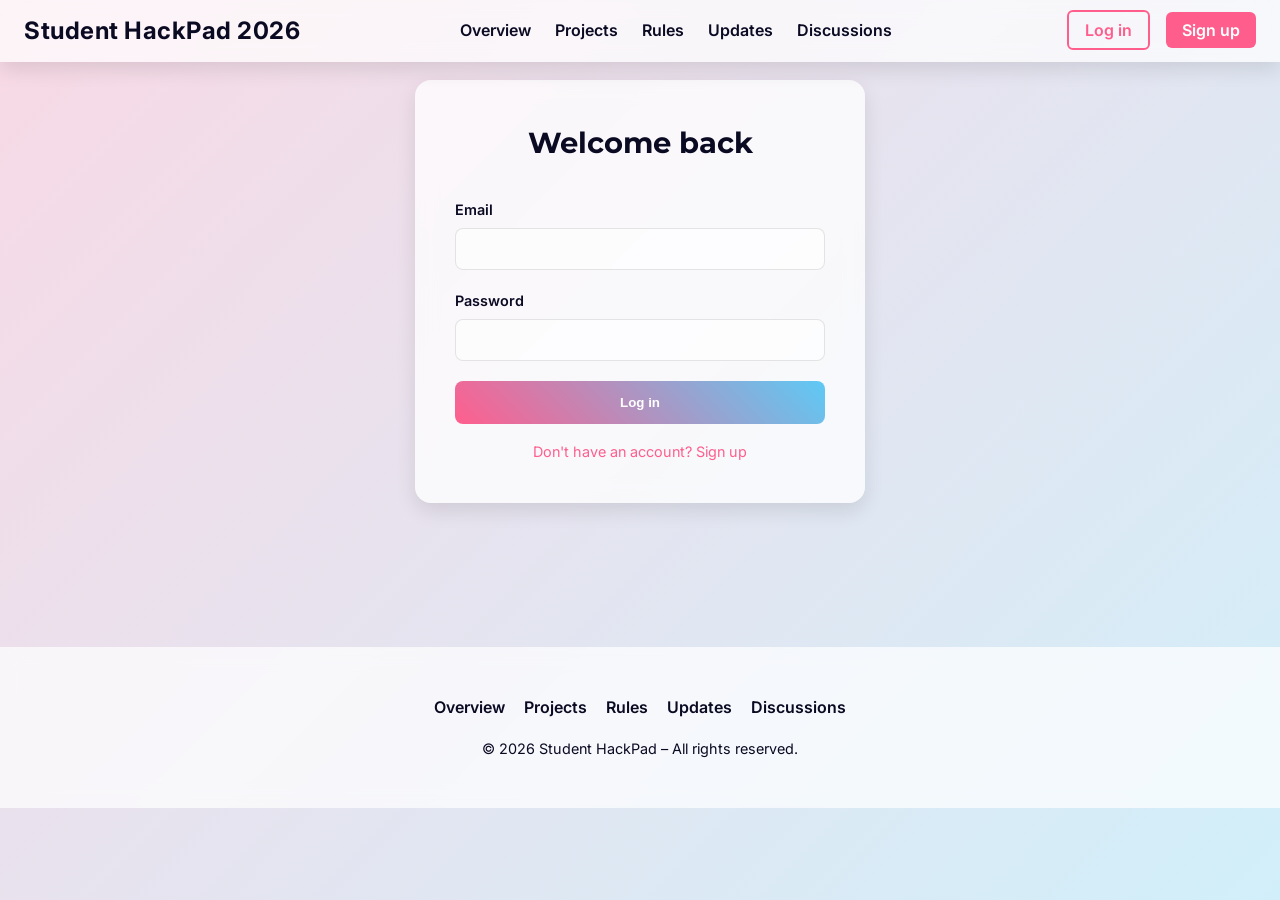
<file: discussions.html>
<!DOCTYPE html>
<html lang="en">
<head>
  <meta charset="UTF-8">
  <meta name="viewport" content="width=device-width, initial-scale=1.0">
  <title>Discussions – Student HackPad 2026</title>
  <link rel="stylesheet" href="css/style.css">
</head>
<body>
  <nav>
    <div class="logo">Student HackPad 2026</div>
    <ul>
      <li><a href="index.html">Overview</a></li>
      <li><a href="projects.html">Projects</a></li>
      <li><a href="rules.html">Rules</a></li>
      <li><a href="updates.html">Updates</a></li>
      <li><a href="discussions.html">Discussions</a></li>
    </ul>
    <div id="auth-container" class="auth-links"></div>
  </nav>

  <section>
    <h2>Discussions</h2>
    <p style="text-align:center;">Have a question? Curious about details? Browse the topics below. Comments are closed in this preview.</p>
    <div id="topics-container" class="cards"></div>
  </section>

  <footer>
    <ul>
      <li><a href="index.html">Overview</a></li>
      <li><a href="projects.html">Projects</a></li>
      <li><a href="rules.html">Rules</a></li>
      <li><a href="updates.html">Updates</a></li>
      <li><a href="discussions.html">Discussions</a></li>
    </ul>
    <p>© 2026 Student HackPad – All rights reserved.</p>
  </footer>

  <script src="data/discussions.js"></script>
  <script src="js/auth.js"></script>
  <!-- Require user to be logged in before accessing discussions -->
  <script>
    requireLogin();
  </script>
  <script src="js/discussions.js"></script>
  <script src="js/main.js"></script>
</body>
</html>
</file>
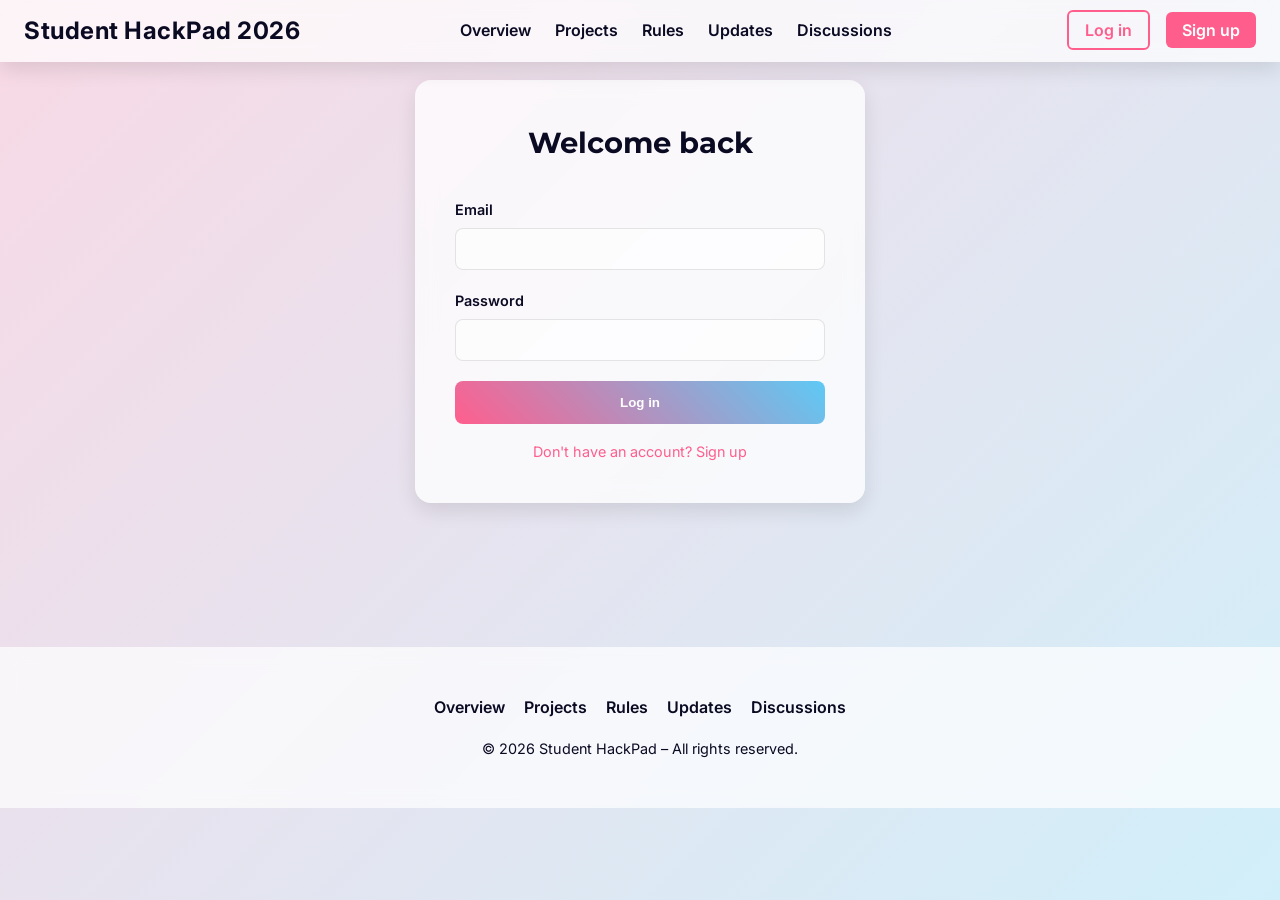
<file: login.html>
<!DOCTYPE html>
<html lang="en">
<head>
  <meta charset="UTF-8">
  <meta name="viewport" content="width=device-width, initial-scale=1.0">
  <title>Log in – Student HackPad 2026</title>
  <link rel="stylesheet" href="css/style.css">
</head>
<body>
  <nav>
    <div class="logo">Student HackPad 2026</div>
    <ul>
      <li><a href="index.html">Overview</a></li>
      <li><a href="projects.html">Projects</a></li>
      <li><a href="rules.html">Rules</a></li>
      <li><a href="updates.html">Updates</a></li>
      <li><a href="discussions.html">Discussions</a></li>
    </ul>
    <div id="auth-container" class="auth-links"></div>
  </nav>

  <section>
    <form onsubmit="logIn(event)">
      <h2>Welcome back</h2>
      <div class="form-group">
        <label for="login-email">Email</label>
        <input type="email" id="login-email" required>
      </div>
      <div class="form-group">
        <label for="login-password">Password</label>
        <input type="password" id="login-password" required>
      </div>
      <button type="submit" class="btn-submit">Log in</button>
      <a href="signup.html" class="link">Don't have an account?  Sign up</a>
    </form>
  </section>

  <footer>
    <ul>
      <li><a href="index.html">Overview</a></li>
      <li><a href="projects.html">Projects</a></li>
      <li><a href="rules.html">Rules</a></li>
      <li><a href="updates.html">Updates</a></li>
      <li><a href="discussions.html">Discussions</a></li>
    </ul>
    <p>© 2026 Student HackPad – All rights reserved.</p>
  </footer>

  <script src="js/auth.js"></script>
  <script src="js/main.js"></script>
</body>
</html>
</file>
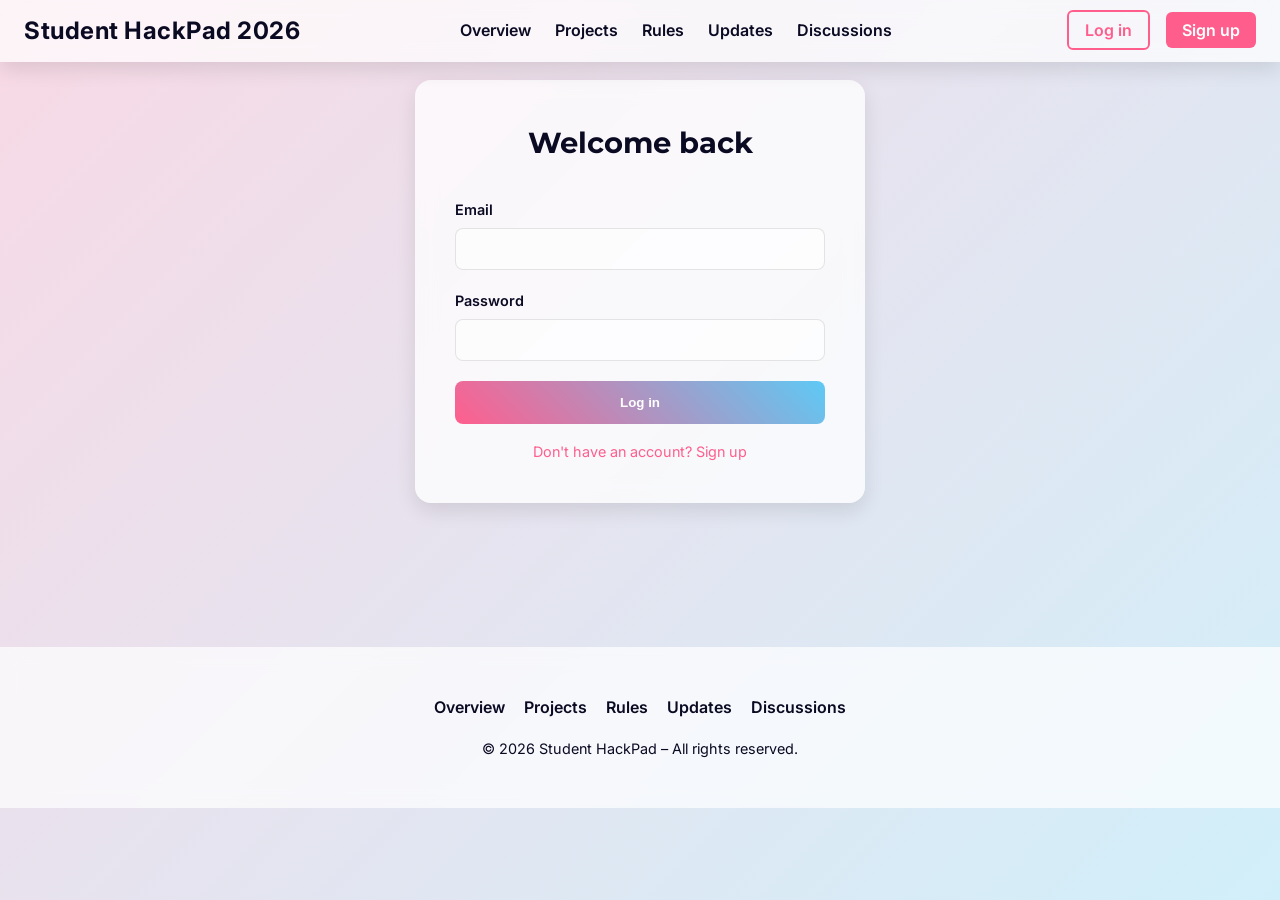
<file: projects.html>
<!DOCTYPE html>
<html lang="en">
<head>
  <meta charset="UTF-8">
  <meta name="viewport" content="width=device-width, initial-scale=1.0">
  <title>Project Gallery – Student HackPad 2026</title>
  <link rel="stylesheet" href="css/style.css">
</head>
<body>
  <nav>
    <div class="logo">Student HackPad 2026</div>
    <ul>
      <li><a href="index.html">Overview</a></li>
      <li><a href="projects.html">Projects</a></li>
      <li><a href="rules.html">Rules</a></li>
      <li><a href="updates.html">Updates</a></li>
      <li><a href="discussions.html">Discussions</a></li>
    </ul>
    <div id="auth-container" class="auth-links"></div>
  </nav>

  <section>
    <h2>Project Gallery</h2>
    <p style="text-align:center;">Explore some of the outstanding submissions from Student HackPad 2026. Support your favourites by liking and sharing them.</p>
    <div id="project-gallery" class="gallery"></div>
  </section>

  <footer>
    <ul>
      <li><a href="index.html">Overview</a></li>
      <li><a href="projects.html">Projects</a></li>
      <li><a href="rules.html">Rules</a></li>
      <li><a href="updates.html">Updates</a></li>
      <li><a href="discussions.html">Discussions</a></li>
    </ul>
    <p>© 2026 Student HackPad – All rights reserved.</p>
  </footer>

  <script src="data/projects.js"></script>
  <script src="js/auth.js"></script>
  <!-- Require user to be logged in before accessing project data -->
  <script>
    requireLogin();
  </script>
  <script src="js/projects.js"></script>
  <script src="js/main.js"></script>
</body>
</html>
</file>
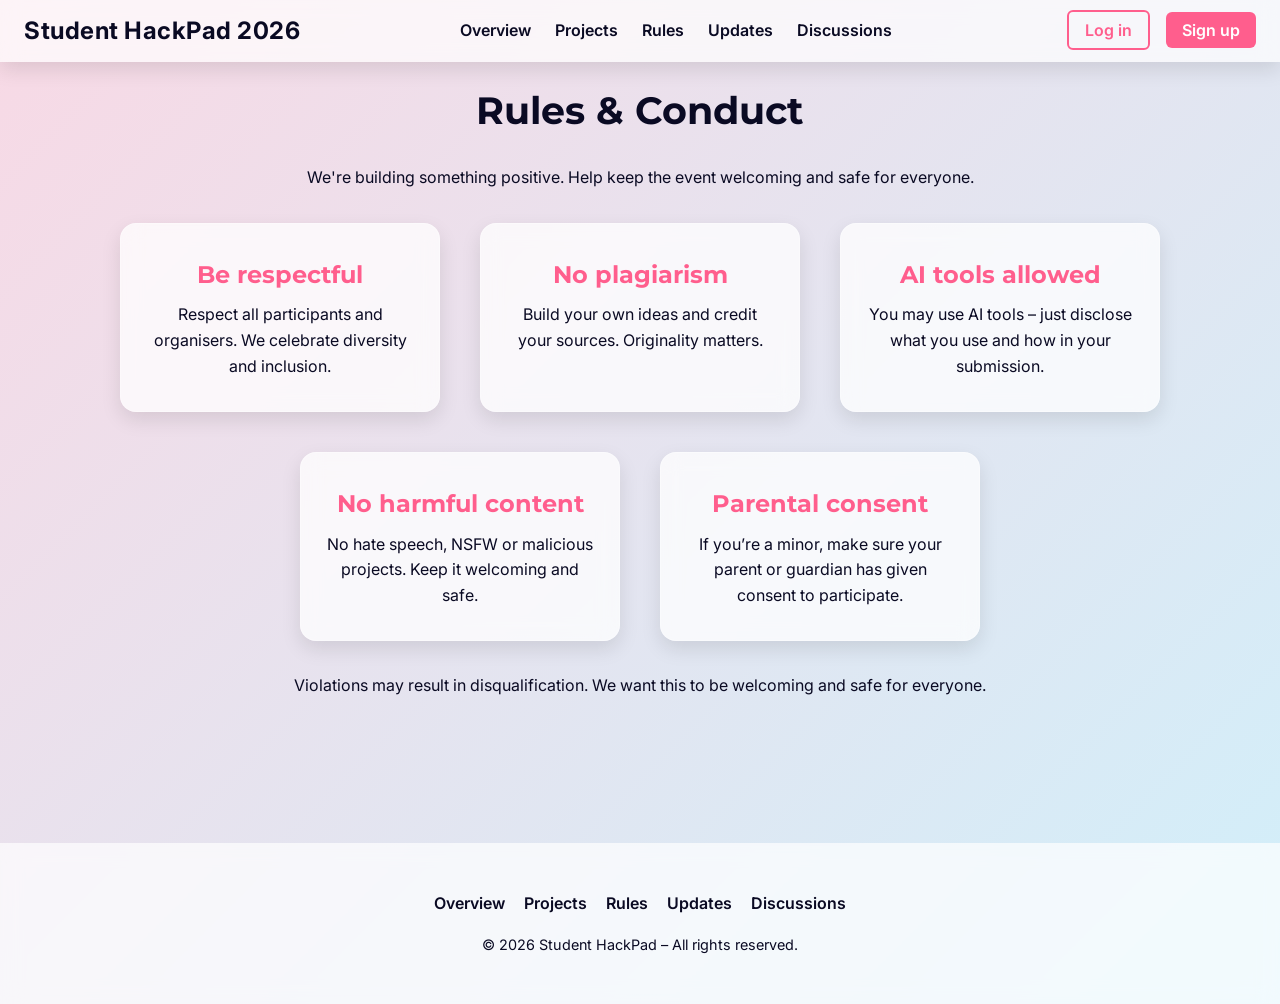
<file: rules.html>
<!DOCTYPE html>
<html lang="en">
<head>
  <meta charset="UTF-8">
  <meta name="viewport" content="width=device-width, initial-scale=1.0">
  <title>Rules – Student HackPad 2026</title>
  <link rel="stylesheet" href="css/style.css">
</head>
<body>
  <nav>
    <div class="logo">Student HackPad 2026</div>
    <ul>
      <li><a href="index.html">Overview</a></li>
      <li><a href="projects.html">Projects</a></li>
      <li><a href="rules.html">Rules</a></li>
      <li><a href="updates.html">Updates</a></li>
      <li><a href="discussions.html">Discussions</a></li>
    </ul>
    <div id="auth-container" class="auth-links"></div>
  </nav>

  <section>
    <h2>Rules & Conduct</h2>
    <p style="text-align:center; margin-bottom:2rem;">We're building something positive.  Help keep the event welcoming and safe for everyone.</p>
    <div class="cards">
      <div class="card">
        <h3>Be respectful</h3>
        <p>Respect all participants and organisers.  We celebrate diversity and inclusion.</p>
      </div>
      <div class="card">
        <h3>No plagiarism</h3>
        <p>Build your own ideas and credit your sources.  Originality matters.</p>
      </div>
      <div class="card">
        <h3>AI tools allowed</h3>
        <p>You may use AI tools – just disclose what you use and how in your submission.</p>
      </div>
      <div class="card">
        <h3>No harmful content</h3>
        <p>No hate speech, NSFW or malicious projects.  Keep it welcoming and safe.</p>
      </div>
      <div class="card">
        <h3>Parental consent</h3>
        <p>If you’re a minor, make sure your parent or guardian has given consent to participate.</p>
      </div>
    </div>
    <p style="text-align:center; margin-top:2rem;">Violations may result in disqualification.  We want this to be welcoming and safe for everyone.</p>
  </section>

  <footer>
    <ul>
      <li><a href="index.html">Overview</a></li>
      <li><a href="projects.html">Projects</a></li>
      <li><a href="rules.html">Rules</a></li>
      <li><a href="updates.html">Updates</a></li>
      <li><a href="discussions.html">Discussions</a></li>
    </ul>
    <p>© 2026 Student HackPad – All rights reserved.</p>
  </footer>

  <script src="js/auth.js"></script>
  <script src="js/main.js"></script>
</body>
</html>
</file>
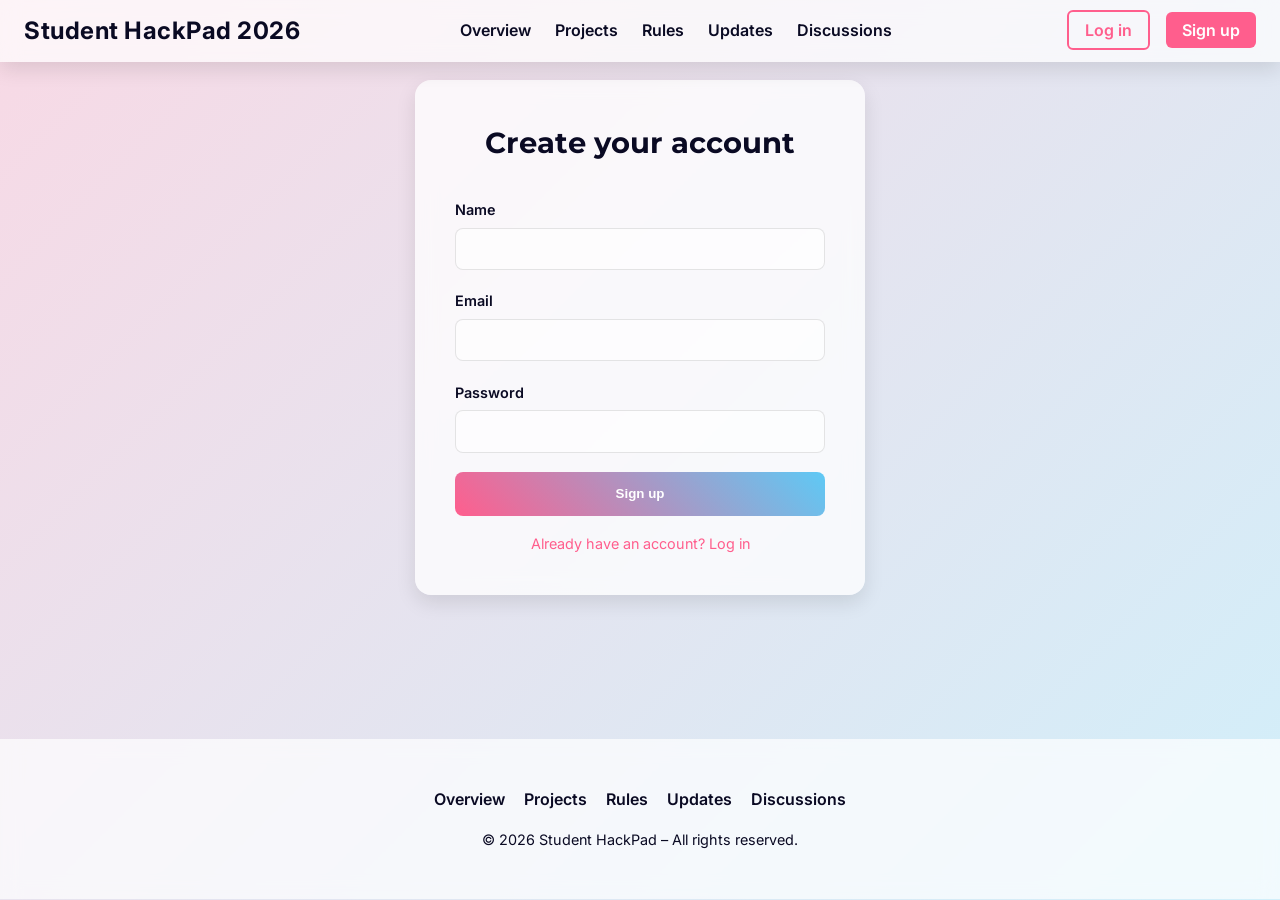
<file: signup.html>
<!DOCTYPE html>
<html lang="en">
<head>
  <meta charset="UTF-8">
  <meta name="viewport" content="width=device-width, initial-scale=1.0">
  <title>Sign up – Student HackPad 2026</title>
  <link rel="stylesheet" href="css/style.css">
</head>
<body>
  <nav>
    <div class="logo">Student HackPad 2026</div>
    <ul>
      <li><a href="index.html">Overview</a></li>
      <li><a href="projects.html">Projects</a></li>
      <li><a href="rules.html">Rules</a></li>
      <li><a href="updates.html">Updates</a></li>
      <li><a href="discussions.html">Discussions</a></li>
    </ul>
    <div id="auth-container" class="auth-links"></div>
  </nav>

  <section>
    <form onsubmit="signUp(event)">
      <h2>Create your account</h2>
      <div class="form-group">
        <label for="signup-name">Name</label>
        <input type="text" id="signup-name" required>
      </div>
      <div class="form-group">
        <label for="signup-email">Email</label>
        <input type="email" id="signup-email" required>
      </div>
      <div class="form-group">
        <label for="signup-password">Password</label>
        <input type="password" id="signup-password" required>
      </div>
      <button type="submit" class="btn-submit">Sign up</button>
      <a href="login.html" class="link">Already have an account?  Log in</a>
    </form>
  </section>

  <footer>
    <ul>
      <li><a href="index.html">Overview</a></li>
      <li><a href="projects.html">Projects</a></li>
      <li><a href="rules.html">Rules</a></li>
      <li><a href="updates.html">Updates</a></li>
      <li><a href="discussions.html">Discussions</a></li>
    </ul>
    <p>© 2026 Student HackPad – All rights reserved.</p>
  </footer>

  <script src="js/auth.js"></script>
  <script src="js/main.js"></script>
</body>
</html>
</file>
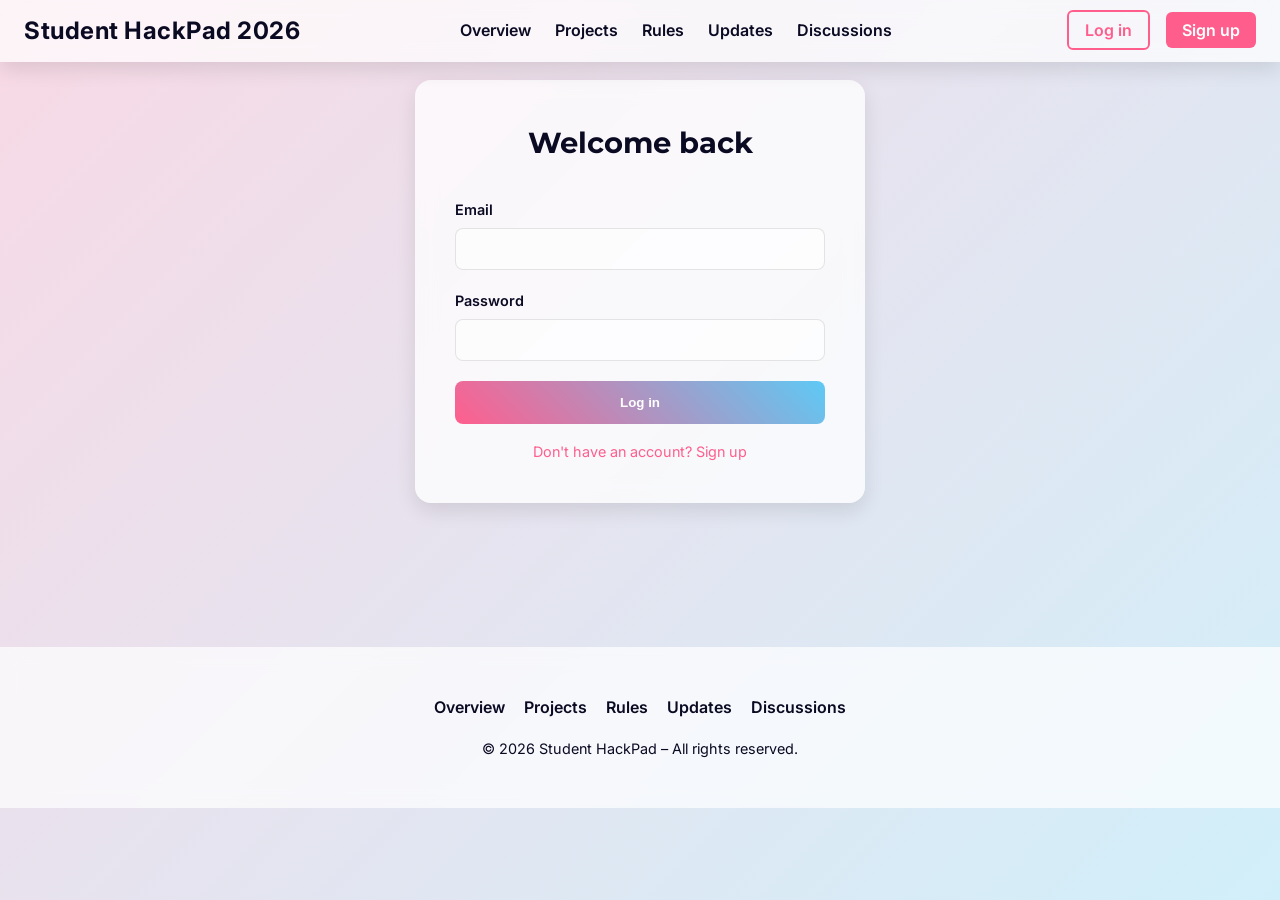
<file: updates.html>
<!DOCTYPE html>
<html lang="en">
<head>
  <meta charset="UTF-8">
  <meta name="viewport" content="width=device-width, initial-scale=1.0">
  <title>Updates – Student HackPad 2026</title>
  <link rel="stylesheet" href="css/style.css">
</head>
<body>
  <nav>
    <div class="logo">Student HackPad 2026</div>
    <ul>
      <li><a href="index.html">Overview</a></li>
      <li><a href="projects.html">Projects</a></li>
      <li><a href="rules.html">Rules</a></li>
      <li><a href="updates.html">Updates</a></li>
      <li><a href="discussions.html">Discussions</a></li>
    </ul>
    <div id="auth-container" class="auth-links"></div>
  </nav>

  <section>
    <h2>Updates & Announcements</h2>
    <p style="text-align:center;">Stay up to date with announcements, judging news and upcoming events.</p>
    <div id="updates-container" class="cards"></div>
  </section>

  <footer>
    <ul>
      <li><a href="index.html">Overview</a></li>
      <li><a href="projects.html">Projects</a></li>
      <li><a href="rules.html">Rules</a></li>
      <li><a href="updates.html">Updates</a></li>
      <li><a href="discussions.html">Discussions</a></li>
    </ul>
    <p>© 2026 Student HackPad – All rights reserved.</p>
  </footer>

  <script src="data/updates.js"></script>
  <script src="js/auth.js"></script>
  <!-- Require user to be logged in before accessing updates -->
  <script>
    requireLogin();
  </script>
  <script src="js/updates.js"></script>
  <script src="js/main.js"></script>
</body>
</html>
</file>
<file: css/style.css>
/* Student HackPad 2026 – Premium Edition Styles */
/* Import premium fonts for a refined look */
@import url('https://fonts.googleapis.com/css2?family=Montserrat:wght@400;600;700&family=Inter:wght@400;500;700&display=swap');

/* Colour variables */
:root {
  /* Primary palette */
  /* Soft sunrise to sky gradient */
  --gradient-start: #f8d9e5; /* blush pink */
  --gradient-end: #d1effa;   /* pale aqua */
  /* Accent colours for buttons and highlights */
  --accent: #ff5e8d;         /* coral pink */
  --accent-alt: #5ec9f5;     /* aqua blue */

  /* Text colours */
  --text-dark: #0a0a23;
  --text-light: #ffffff;

  /* Surfaces */
  --card-bg: rgba(255, 255, 255, 0.75);
  --card-border: rgba(255, 255, 255, 0.3);
  --nav-bg: rgba(255, 255, 255, 0.7);
  --footer-bg: rgba(255, 255, 255, 0.7);

  /* Shadows */
  --shadow: 0 8px 20px rgba(0, 0, 0, 0.1);
}

/* Reset and base styles */
* {
  margin: 0;
  padding: 0;
  box-sizing: border-box;
}

body {
  /* Use Inter for body text; headings will use Montserrat */
  font-family: 'Inter', sans-serif;
  line-height: 1.6;
  color: var(--text-dark);
  background: linear-gradient(135deg, var(--gradient-start), var(--gradient-end));
  scroll-behavior: smooth;
  min-height: 100vh;
}

/* Apply Montserrat to all headings for a refined look */
h1, h2, h3, h4, h5, h6 {
  font-family: 'Montserrat', sans-serif;
  font-weight: 700;
}

a {
  color: var(--accent);
  text-decoration: none;
  transition: color 0.2s ease;
}

a:hover {
  color: var(--accent-alt);
}

/* Navigation bar */
nav {
  position: fixed;
  top: 0;
  left: 0;
  width: 100%;
  background: var(--nav-bg);
  backdrop-filter: blur(10px);
  padding: 0.75rem 1.5rem;
  display: flex;
  justify-content: space-between;
  align-items: center;
  box-shadow: var(--shadow);
  z-index: 1000;
}

nav .logo {
  font-size: 1.5rem;
  font-weight: 700;
  color: var(--text-dark);
  letter-spacing: 0.5px;
}

nav ul {
  list-style: none;
  display: flex;
  gap: 1.5rem;
}

nav ul li a {
  font-weight: 600;
  color: var(--text-dark);
  position: relative;
  padding-bottom: 0.2rem;
}

nav ul li a::after {
  content: '';
  position: absolute;
  left: 0;
  bottom: 0;
  width: 0;
  height: 2px;
  background: var(--accent);
  transition: width 0.3s ease;
}

nav ul li a:hover::after,
nav ul li a:focus::after {
  width: 100%;
}

nav .auth-links a {
  margin-left: 1rem;
  padding: 0.5rem 1rem;
  border-radius: 6px;
  font-weight: 600;
  transition: background 0.3s ease, color 0.3s ease, border 0.3s ease;
}

nav .auth-links .login {
  border: 2px solid var(--accent);
  color: var(--accent);
}

nav .auth-links .login:hover {
  background: var(--accent);
  color: var(--text-light);
}

nav .auth-links .signup {
  background: var(--accent);
  color: var(--text-light);
}

nav .auth-links .signup:hover {
  background: var(--accent-alt);
}

/* Hero section */
.hero {
  position: relative;
  width: 100%;
  min-height: 75vh;
  display: flex;
  flex-direction: column;
  justify-content: center;
  align-items: center;
  text-align: center;
  padding: 6rem 1rem 4rem;
  color: var(--text-dark);
}

/* Animated gradient background for hero */
.hero::before {
  content: '';
  position: absolute;
  top: 0;
  left: 0;
  width: 100%;
  height: 100%;
  background: linear-gradient(120deg, var(--gradient-start), var(--gradient-end));
  animation: gradientShift 15s infinite alternate;
  z-index: -2;
}

/* Overlay for subtle pattern */
.hero::after {
  content: '';
  position: absolute;
  top: 0;
  left: 0;
  width: 100%;
  height: 100%;
  background-image: radial-gradient(circle at 20% 20%, rgba(255,255,255,0.5), rgba(255,255,255,0) 60%), radial-gradient(circle at 80% 80%, rgba(255,255,255,0.3), rgba(255,255,255,0) 60%);
  z-index: -1;
}

.hero h1 {
  font-size: 3.2rem;
  font-weight: 700;
  margin-bottom: 1rem;
  animation: fadeInUp 1s ease forwards;
  opacity: 0;
}

.hero p {
  font-size: 1.25rem;
  max-width: 800px;
  margin-bottom: 2rem;
  color: var(--text-dark);
  animation: fadeInUp 1.4s ease forwards;
  opacity: 0;
}

.btn-primary {
  display: inline-block;
  padding: 0.85rem 2rem;
  background: linear-gradient(45deg, var(--accent), var(--accent-alt));
  color: var(--text-light);
  font-weight: 600;
  border-radius: 8px;
  transition: transform 0.2s ease, box-shadow 0.2s ease;
  animation: fadeInUp 1.8s ease forwards;
  opacity: 0;
}

.btn-primary:hover {
  transform: translateY(-3px);
  box-shadow: 0 6px 15px rgba(0,0,0,0.2);
}

/* Sections */
section {
  padding: 5rem 1rem;
  max-width: 1100px;
  margin: 0 auto;
}

section h2 {
  font-size: 2.4rem;
  margin-bottom: 1.5rem;
  color: var(--text-dark);
  text-align: center;
  font-weight: 700;
}

section .cards {
  display: flex;
  flex-wrap: wrap;
  justify-content: center;
  gap: 2.5rem;
}

section .card {
  background: var(--card-bg);
  backdrop-filter: blur(10px);
  border: 1px solid var(--card-border);
  padding: 2rem 1.5rem;
  border-radius: 16px;
  max-width: 320px;
  text-align: center;
  box-shadow: var(--shadow);
  transition: transform 0.3s ease, box-shadow 0.3s ease;
}

section .card:hover {
  transform: translateY(-8px);
  box-shadow: 0 12px 25px rgba(0,0,0,0.15);
}

section .card h3 {
  margin-bottom: 0.5rem;
  color: var(--accent);
  font-size: 1.5rem;
}

section .card p {
  font-size: 1rem;
  color: var(--text-dark);
}

/* Schedule and prizes tables */
table.schedule, table.prizes {
  width: 100%;
  border-collapse: collapse;
  margin-top: 2rem;
  color: var(--text-dark);
  box-shadow: var(--shadow);
}

table.schedule th, table.prizes th,
table.schedule td, table.prizes td {
  padding: 0.8rem;
  border: 1px solid rgba(0,0,0,0.1);
  text-align: left;
}

table.schedule th, table.prizes th {
  background: linear-gradient(45deg, var(--accent), var(--accent-alt));
  color: var(--text-light);
}

table.schedule tr:nth-child(even), table.prizes tr:nth-child(even) {
  background-color: rgba(255,255,255,0.7);
}

table.schedule tr:nth-child(odd), table.prizes tr:nth-child(odd) {
  background-color: rgba(255,255,255,0.5);
}

/* Footer */
footer {
  background: var(--footer-bg);
  backdrop-filter: blur(10px);
  padding: 3rem 1rem;
  text-align: center;
  color: var(--text-dark);
  margin-top: 4rem;
}

footer ul {
  list-style: none;
  display: flex;
  flex-wrap: wrap;
  justify-content: center;
  gap: 1.2rem;
  margin-bottom: 1rem;
}

footer ul li a {
  color: var(--text-dark);
  font-weight: 600;
  transition: color 0.2s ease;
}

footer ul li a:hover {
  color: var(--accent);
}

footer p {
  font-size: 0.9rem;
}

/* Forms */
form {
  max-width: 450px;
  margin: 0 auto;
  background: var(--card-bg);
  backdrop-filter: blur(10px);
  padding: 2.5rem;
  border-radius: 16px;
  box-shadow: var(--shadow);
}

form h2 {
  text-align: center;
  margin-bottom: 2rem;
  color: var(--text-dark);
  font-size: 1.8rem;
}

form .form-group {
  margin-bottom: 1.2rem;
}

form label {
  display: block;
  margin-bottom: 0.4rem;
  color: var(--text-dark);
  font-size: 0.9rem;
  font-weight: 600;
}

form input[type="text"], form input[type="password"], form input[type="email"] {
  width: 100%;
  padding: 0.8rem;
  border-radius: 8px;
  border: 1px solid rgba(0,0,0,0.1);
  background-color: rgba(255,255,255,0.6);
  color: var(--text-dark);
  transition: border-color 0.2s ease;
}

form input:focus {
  outline: none;
  border-color: var(--accent);
}

form .btn-submit {
  width: 100%;
  padding: 0.9rem;
  background: linear-gradient(45deg, var(--accent), var(--accent-alt));
  color: var(--text-light);
  font-weight: 600;
  border: none;
  border-radius: 8px;
  cursor: pointer;
  transition: transform 0.2s ease, box-shadow 0.2s ease;
}

form .btn-submit:hover {
  transform: translateY(-3px);
  box-shadow: 0 6px 15px rgba(0,0,0,0.2);
}

form .link {
  display: block;
  margin-top: 1rem;
  text-align: center;
  font-size: 0.9rem;
  color: var(--accent);
}

form .link:hover {
  color: var(--accent-alt);
}

/* Cards layout for gallery */
.gallery {
  display: grid;
  grid-template-columns: repeat(auto-fit, minmax(260px, 1fr));
  gap: 2rem;
  margin-top: 2.5rem;
}

.gallery .project-card {
  background: var(--card-bg);
  backdrop-filter: blur(10px);
  border: 1px solid var(--card-border);
  border-radius: 16px;
  padding: 1.5rem;
  display: flex;
  flex-direction: column;
  justify-content: space-between;
  box-shadow: var(--shadow);
  transition: transform 0.3s ease, box-shadow 0.3s ease;
}

.gallery .project-card:hover {
  transform: translateY(-6px);
  box-shadow: 0 10px 24px rgba(0,0,0,0.15);
}

.sponsor-card {
  display: flex;
  align-items: center;
  justify-content: center;
  min-height: 120px;
}

.sponsor-card img {
  max-width: 100%;
  max-height: 60px;
  object-fit: contain;
  filter: grayscale(100%);
  opacity: 0.7;
  transition: filter 0.3s ease, opacity 0.3s ease, transform 0.3s ease;
}

.sponsor-card:hover img {
  filter: grayscale(0%);
  opacity: 1;
  transform: scale(1.05);
}

.project-card h4 {
  color: var(--accent);
  margin-bottom: 0.5rem;
  font-size: 1.3rem;
}

.project-card p {
  font-size: 0.95rem;
  color: var(--text-dark);
  margin-bottom: 1rem;
}

.project-card .badge {
  display: inline-block;
  background-color: var(--accent-alt);
  color: var(--text-light);
  padding: 0.3rem 0.6rem;
  border-radius: 4px;
  font-size: 0.75rem;
  margin-right: 0.3rem;
}

/* Animations */
@keyframes fadeInUp {
  0% {
    opacity: 0;
    transform: translateY(40px);
  }
  100% {
    opacity: 1;
    transform: translateY(0);
  }
}

@keyframes gradientShift {
  0% {
    background-position: 0 50%;
  }
  100% {
    background-position: 100% 50%;
  }
}

/* Responsive adjustments */
@media (max-width: 900px) {
  nav ul {
    flex-direction: column;
    gap: 1rem;
    align-items: flex-start;
  }
  nav .auth-links {
    margin-top: 0.5rem;
  }
  .hero h1 {
    font-size: 2.5rem;
  }
  .hero p {
    font-size: 1.1rem;
  }
  section {
    padding: 4rem 1rem;
  }
}

/* Scroll reveal effect: elements start slightly below and fade in when visible */
.reveal {
  opacity: 0;
  transform: translateY(30px);
  transition: opacity 0.8s ease, transform 0.8s ease;
}

.reveal.visible {
  opacity: 1;
  transform: translateY(0);
}
</file>
